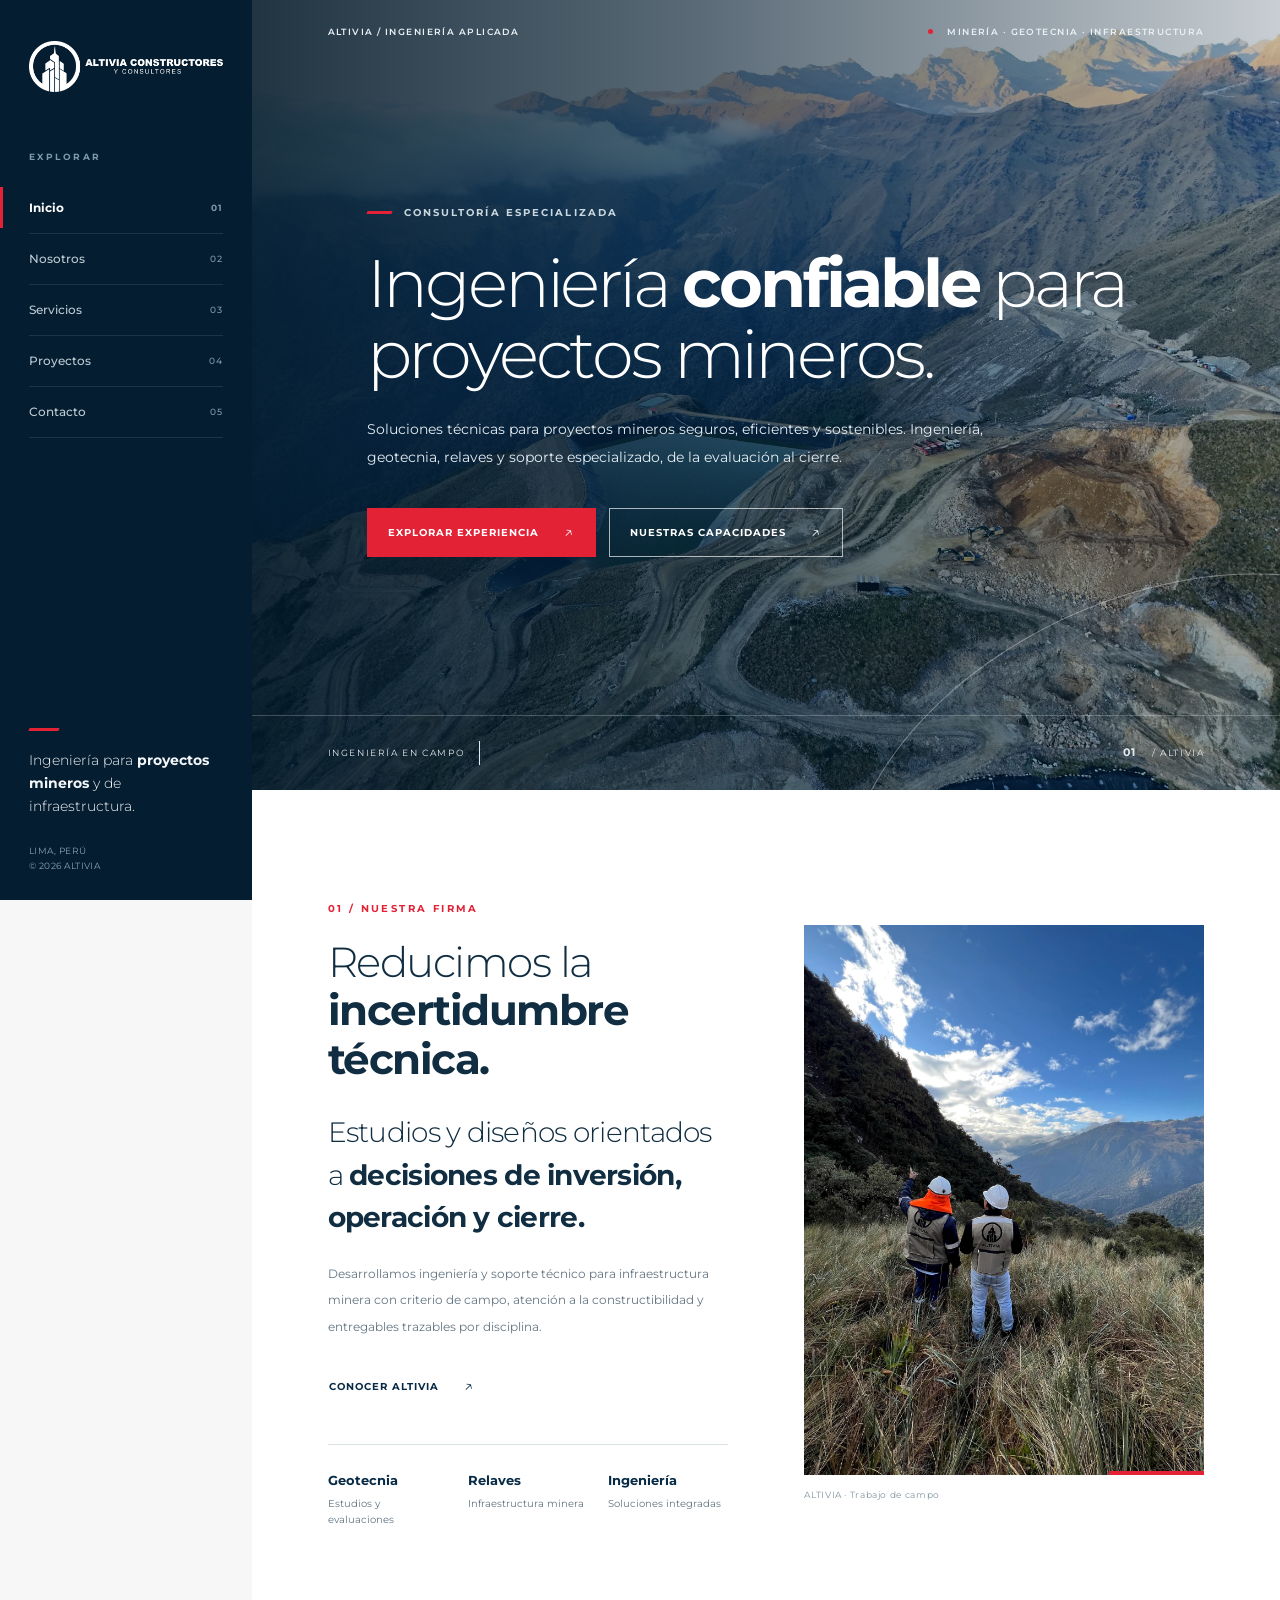
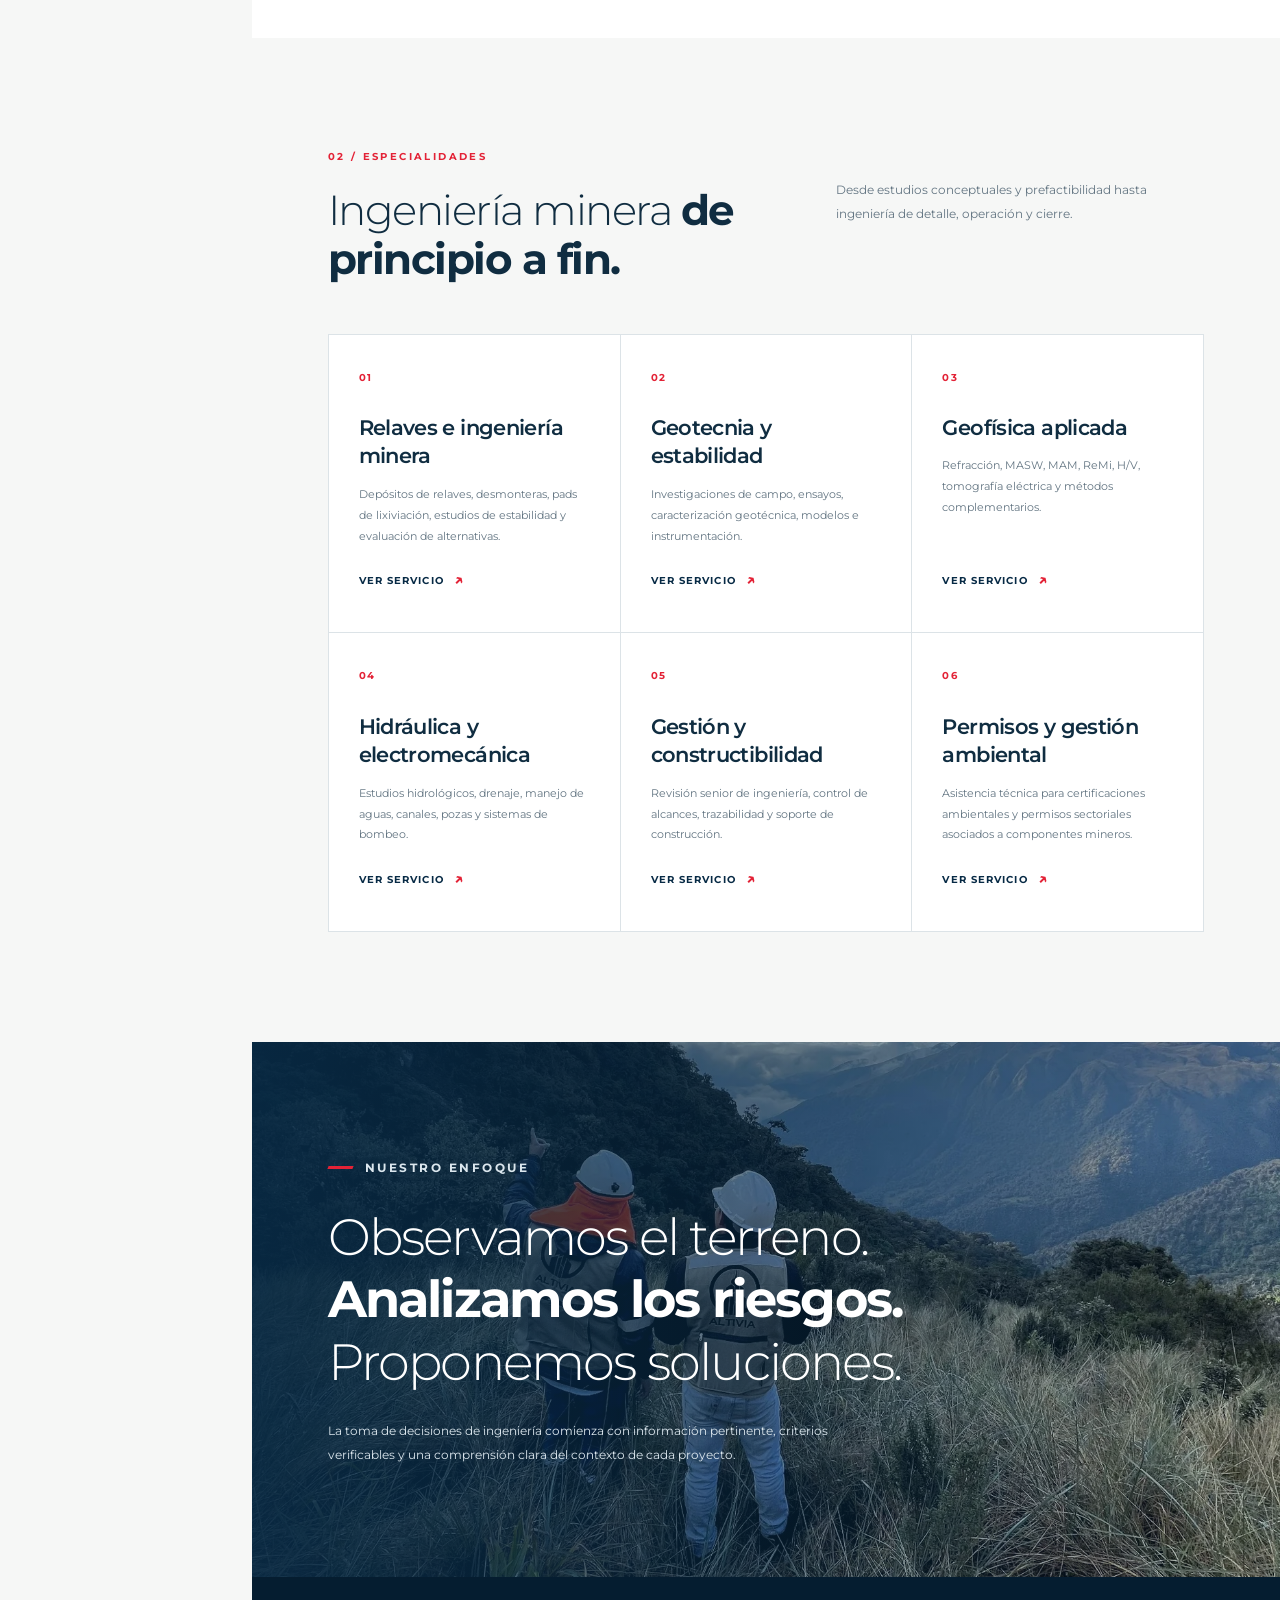
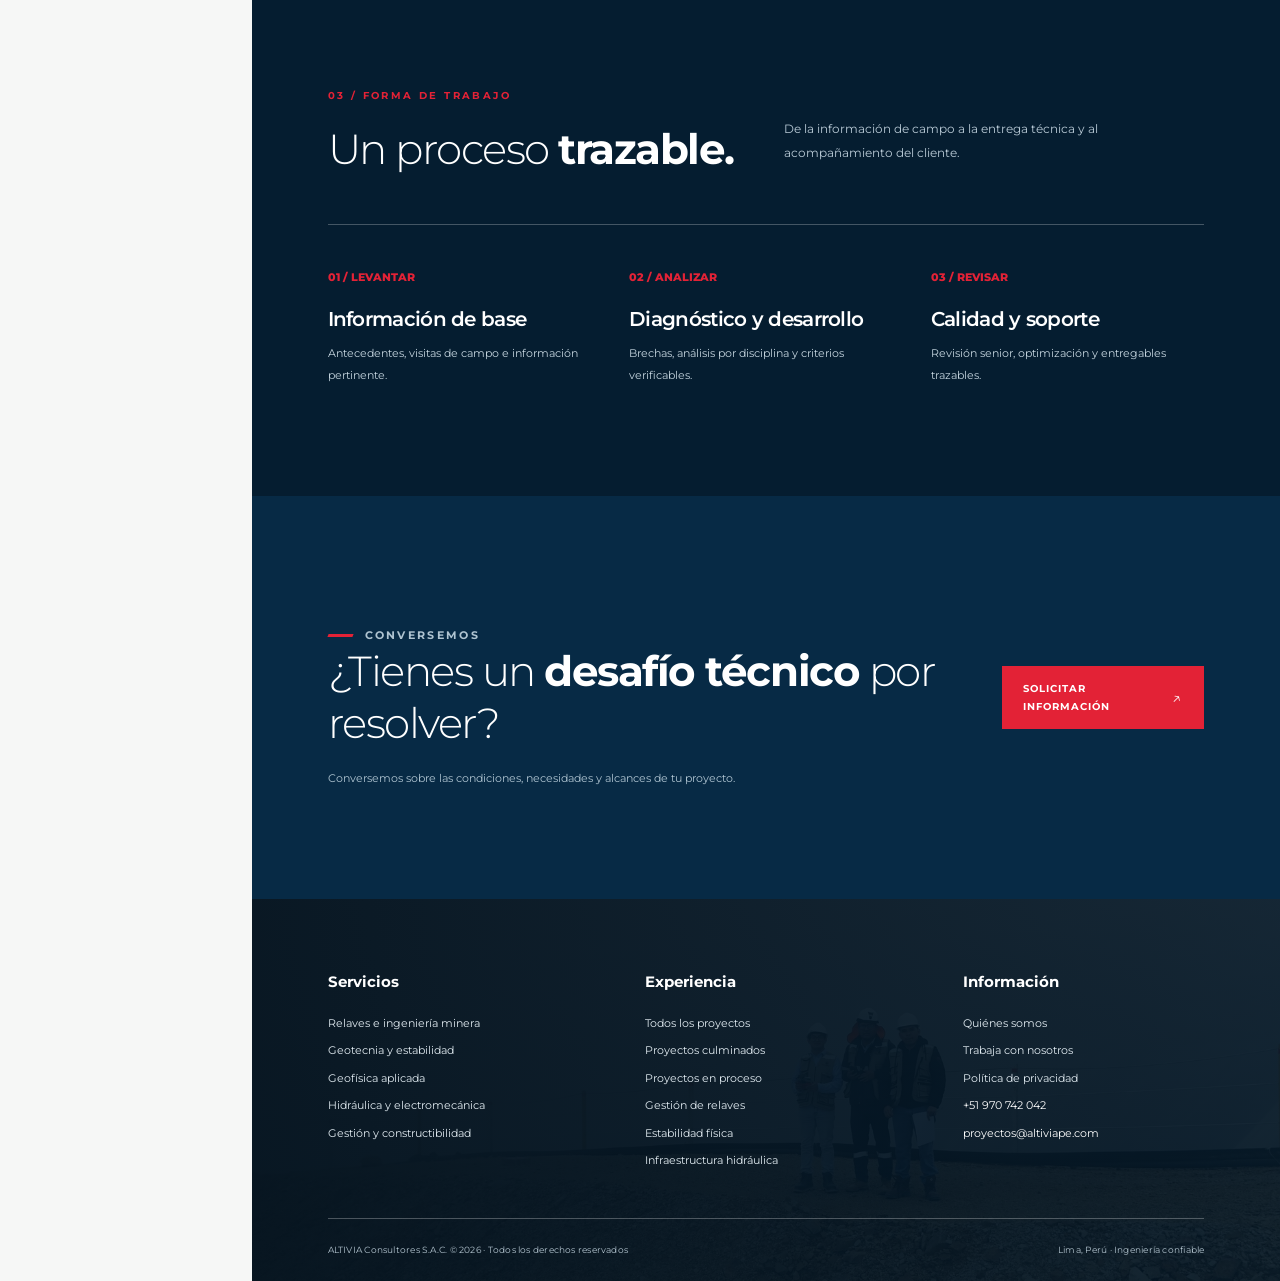
<file: index.html>
<!DOCTYPE html>
<html lang="es"><head><meta charset="utf-8"/><meta content="width=device-width,initial-scale=1" name="viewport"/><meta content="#061e30" name="theme-color"/><meta content="Ingeniería y consultoría para minería, geotecnia, relaves e infraestructura. ALTIVIA, Lima, Perú." name="description"/><meta content="website" property="og:type"/><meta content="ALTIVIA | Ingeniería y consultoría minera" property="og:title"/><meta content="Ingeniería y consultoría para minería, geotecnia, relaves e infraestructura. ALTIVIA, Lima, Perú." property="og:description"/><meta content="assets/img/aerial-relaves.webp" property="og:image"/><title>ALTIVIA | Ingeniería y consultoría minera</title><link href="favicon.png" rel="icon" type="image/png"/><link href="apple-touch-icon.png" rel="apple-touch-icon"/><link href="https://fonts.googleapis.com" rel="preconnect"/><link crossorigin="" href="https://fonts.gstatic.com" rel="preconnect"/><link href="assets/css/styles.css?v=30" rel="stylesheet"/></head><body><div class="layout"><a class="skip" href="#contenido">Saltar al contenido</a>
<header class="mobile-header"><a aria-label="ALTIVIA, ir al inicio" class="mobile-logo" href="index.html"><img src="assets/img/logo-horizontal-oficial.png" alt="ALTIVIA Constructores y Consultores" width="186" height="49" decoding="async"/></a><button aria-controls="main-sidebar" aria-expanded="false" aria-label="Abrir navegación" class="mobile-nav-trigger" id="mobile-menu" type="button"><span aria-hidden="true" class="burger-icon"><i></i><i></i><i></i></span></button></header>
<div aria-hidden="true" class="mobile-scrim" id="mobile-scrim"></div>
<aside aria-label="Navegación principal" class="sidebar" id="main-sidebar"><a aria-label="ALTIVIA - Inicio" class="brand" href="index.html"><img alt="ALTIVIA Constructores y Consultores" class="brand-img" height="52" src="assets/img/logo-horizontal-oficial.png" width="198" decoding="async"/></a><div class="sidebar-lab">Explorar</div><nav class="site-nav"><a aria-current="page" class="nav-link current" href="index.html"><span>Inicio</span><span class="nav-no">01</span></a><a class="nav-link" href="nosotros.html"><span>Nosotros</span><span class="nav-no">02</span></a><a class="nav-link" href="servicios.html"><span>Servicios</span><span class="nav-no">03</span></a><a class="nav-link" href="proyectos.html"><span>Proyectos</span><span class="nav-no">04</span></a><a class="nav-link" href="contacto.html"><span>Contacto</span><span class="nav-no">05</span></a></nav><div class="sidebar-bottom"><span class="side-line"></span><p class="side-tagline">Ingeniería para <strong>proyectos mineros</strong> y de infraestructura.</p><p class="side-small">LIMA, PERÚ<br/>© <span id="year">2026</span> ALTIVIA</p></div></aside><main class="main" id="contenido"><section class="hero"><div class="top-rail"><span>ALTIVIA / Ingeniería aplicada</span><span class="top-right"><i class="top-dot"></i> Minería · geotecnia · infraestructura</span></div><div class="hero-content wrap page-inner"><p class="eyebrow">Consultoría especializada</p><h1>Ingeniería <strong>confiable</strong> para proyectos mineros.</h1><p class="hero-desc">Soluciones técnicas para proyectos mineros seguros, eficientes y sostenibles. Ingeniería, geotecnia, relaves y soporte especializado, de la evaluación al cierre.</p><div class="btn-row"><a class="button" href="proyectos.html">Explorar experiencia <span aria-hidden="true" class="arrow">↗</span></a><a class="button button-outline" href="servicios.html">Nuestras capacidades <span aria-hidden="true" class="arrow">↗</span></a></div></div><div class="hero-footer"><span class="scroll-indicator">Ingeniería en campo</span><span class="hero-index"><strong>01</strong> / ALTIVIA</span></div></section>
<section class="section section-white wrap"><div class="page-inner two-col"><div><p class="section-kicker">01 / Nuestra firma</p><h2 class="section-title" style="margin-bottom:27px">Reducimos la <strong>incertidumbre técnica.</strong></h2><p class="lead">Estudios y diseños orientados a <strong>decisiones de inversión, operación y cierre.</strong></p><p class="bodycopy" style="margin-top:23px">Desarrollamos ingeniería y soporte técnico para infraestructura minera con criterio de campo, atención a la constructibilidad y entregables trazables por disciplina.</p><a class="button button-text" href="nosotros.html" style="margin-top:22px">Conocer ALTIVIA <span class="arrow">↗</span></a><div class="mini-metrics"><div class="mini-metric"><strong>Geotecnia</strong><span>Estudios y evaluaciones</span></div><div class="mini-metric"><strong>Relaves</strong><span>Infraestructura minera</span></div><div class="mini-metric"><strong>Ingeniería</strong><span>Soluciones integradas</span></div></div></div><div><div class="photo-frame about-photo"><img alt="Dos profesionales de ALTIVIA observando un paisaje de montaña" height="960" loading="lazy" src="assets/img/equipo-en-campo.webp" width="720"/></div><p class="photo-credit">ALTIVIA · Trabajo de campo</p></div></div></section>
<section class="section section-pale wrap"><div class="page-inner"><div class="section-head"><div><p class="section-kicker">02 / Especialidades</p><h2 class="section-title">Ingeniería minera <strong>de principio a fin.</strong></h2></div><p class="section-intro">Desde estudios conceptuales y prefactibilidad hasta ingeniería de detalle, operación y cierre.</p></div><div class="service-list"><article class="service"><span class="service-num">01</span><h3>Relaves e ingeniería minera</h3><p>Depósitos de relaves, desmonteras, pads de lixiviación, estudios de estabilidad y evaluación de alternativas.</p><a class="micro-link" href="servicios.html#servicio-1">Ver servicio</a></article><article class="service"><span class="service-num">02</span><h3>Geotecnia y estabilidad</h3><p>Investigaciones de campo, ensayos, caracterización geotécnica, modelos e instrumentación.</p><a class="micro-link" href="servicios.html#servicio-2">Ver servicio</a></article><article class="service"><span class="service-num">03</span><h3>Geofísica aplicada</h3><p>Refracción, MASW, MAM, ReMi, H/V, tomografía eléctrica y métodos complementarios.</p><a class="micro-link" href="servicios.html#servicio-3">Ver servicio</a></article><article class="service"><span class="service-num">04</span><h3>Hidráulica y electromecánica</h3><p>Estudios hidrológicos, drenaje, manejo de aguas, canales, pozas y sistemas de bombeo.</p><a class="micro-link" href="servicios.html#servicio-4">Ver servicio</a></article><article class="service"><span class="service-num">05</span><h3>Gestión y constructibilidad</h3><p>Revisión senior de ingeniería, control de alcances, trazabilidad y soporte de construcción.</p><a class="micro-link" href="servicios.html#servicio-5">Ver servicio</a></article><article class="service"><span class="service-num">06</span><h3>Permisos y gestión ambiental</h3><p>Asistencia técnica para certificaciones ambientales y permisos sectoriales asociados a componentes mineros.</p><a class="micro-link" href="servicios.html#servicio-6">Ver servicio</a></article></div></div></section>
<section class="image-band wrap"><div class="page-inner" style="width:100%"><div class="band-body"><p class="eyebrow">Nuestro enfoque</p><h2>Observamos el terreno.<br/><strong>Analizamos los riesgos.</strong><br/>Proponemos soluciones.</h2><p>La toma de decisiones de ingeniería comienza con información pertinente, criterios verificables y una comprensión clara del contexto de cada proyecto.</p></div></div></section>

<section class="section section-dark wrap"><div class="page-inner"><div class="section-head"><div><p class="section-kicker">03 / Forma de trabajo</p><h2 class="section-title">Un proceso <strong>trazable.</strong></h2></div><p class="section-intro">De la información de campo a la entrega técnica y al acompañamiento del cliente.</p></div><div class="values-grid"><div class="value"><span class="value-no">01 / LEVANTAR</span><h3 class="value-title">Información de base</h3><p>Antecedentes, visitas de campo e información pertinente.</p></div><div class="value"><span class="value-no">02 / ANALIZAR</span><h3 class="value-title">Diagnóstico y desarrollo</h3><p>Brechas, análisis por disciplina y criterios verificables.</p></div><div class="value"><span class="value-no">03 / REVISAR</span><h3 class="value-title">Calidad y soporte</h3><p>Revisión senior, optimización y entregables trazables.</p></div></div></div></section><section class="section cta wrap"><div class="page-inner cta-inner"><div><p class="eyebrow">Conversemos</p><h2>¿Tienes un <strong>desafío técnico</strong> por resolver?</h2><p>Conversemos sobre las condiciones, necesidades y alcances de tu proyecto.</p></div><a class="button" href="contacto.html">Solicitar información <span aria-hidden="true" class="arrow">↗</span></a></div></section><footer class="footer footer-pro wrap" role="contentinfo"><div class="page-inner"><div class="footer-columns"><div class="footer-column"><h3>Servicios</h3><a href="servicios.html#servicio-1">Relaves e ingeniería minera</a><a href="servicios.html#servicio-2">Geotecnia y estabilidad</a><a href="servicios.html#servicio-3">Geofísica aplicada</a><a href="servicios.html#servicio-4">Hidráulica y electromecánica</a><a href="servicios.html#servicio-5">Gestión y constructibilidad</a></div><div class="footer-column"><h3>Experiencia</h3><a href="proyectos.html">Todos los proyectos</a><a href="proyectos.html?estado=culminado">Proyectos culminados</a><a href="proyectos.html?estado=en-proceso">Proyectos en proceso</a><a href="proyectos.html?categoria=relaves">Gestión de relaves</a><a href="proyectos.html?categoria=geotecnia">Estabilidad física</a><a href="proyectos.html?categoria=agua">Infraestructura hidráulica</a></div><div class="footer-column"><h3>Información</h3><a href="nosotros.html">Quiénes somos</a><a href="mailto:proyectos@altiviape.com?subject=Postulaci%C3%B3n%20ALTIVIA">Trabaja con nosotros</a><a href="privacidad.html">Política de privacidad</a><a class="footer-contact-link" href="tel:+51970742042">+51 970 742 042</a><a class="footer-contact-link" href="mailto:proyectos@altiviape.com">proyectos@altiviape.com</a></div></div><div class="footer-bottom"><span>ALTIVIA Consultores S.A.C. © <span class="footer-year">2026</span> · Todos los derechos reservados</span><span>Lima, Perú · Ingeniería confiable</span></div></div></footer></main></div><div class="modal-overlay" hidden="" id="project-modal" role="presentation"><div aria-labelledby="modal-title" aria-modal="true" class="modal" role="dialog"><img alt="" class="modal-photo" id="modal-image" src="assets/img/aerial-relaves.webp"/><div class="modal-body"><p class="eyebrow" id="modal-category">Registro</p><h2 id="modal-title">Registro técnico</h2><p id="modal-description"></p><p class="modal-label">Actividades relacionadas</p><ul id="modal-list"></ul><div class="fine-rule"></div><p class="footnote">Las fotografías representan experiencias de campo. Los alcances y referencias comerciales deberán validarse antes de su difusión pública.</p><a class="button button-navy" href="contacto.html" style="margin-top:25px">Conversemos <span aria-hidden="true" class="arrow">↗</span></a></div><button aria-label="Cerrar detalles" class="modal-close" type="button">×</button></div></div><script defer="" src="assets/js/config.js?v=30"></script><script defer="" src="assets/js/main.js?v=30"></script></body></html>
</file>
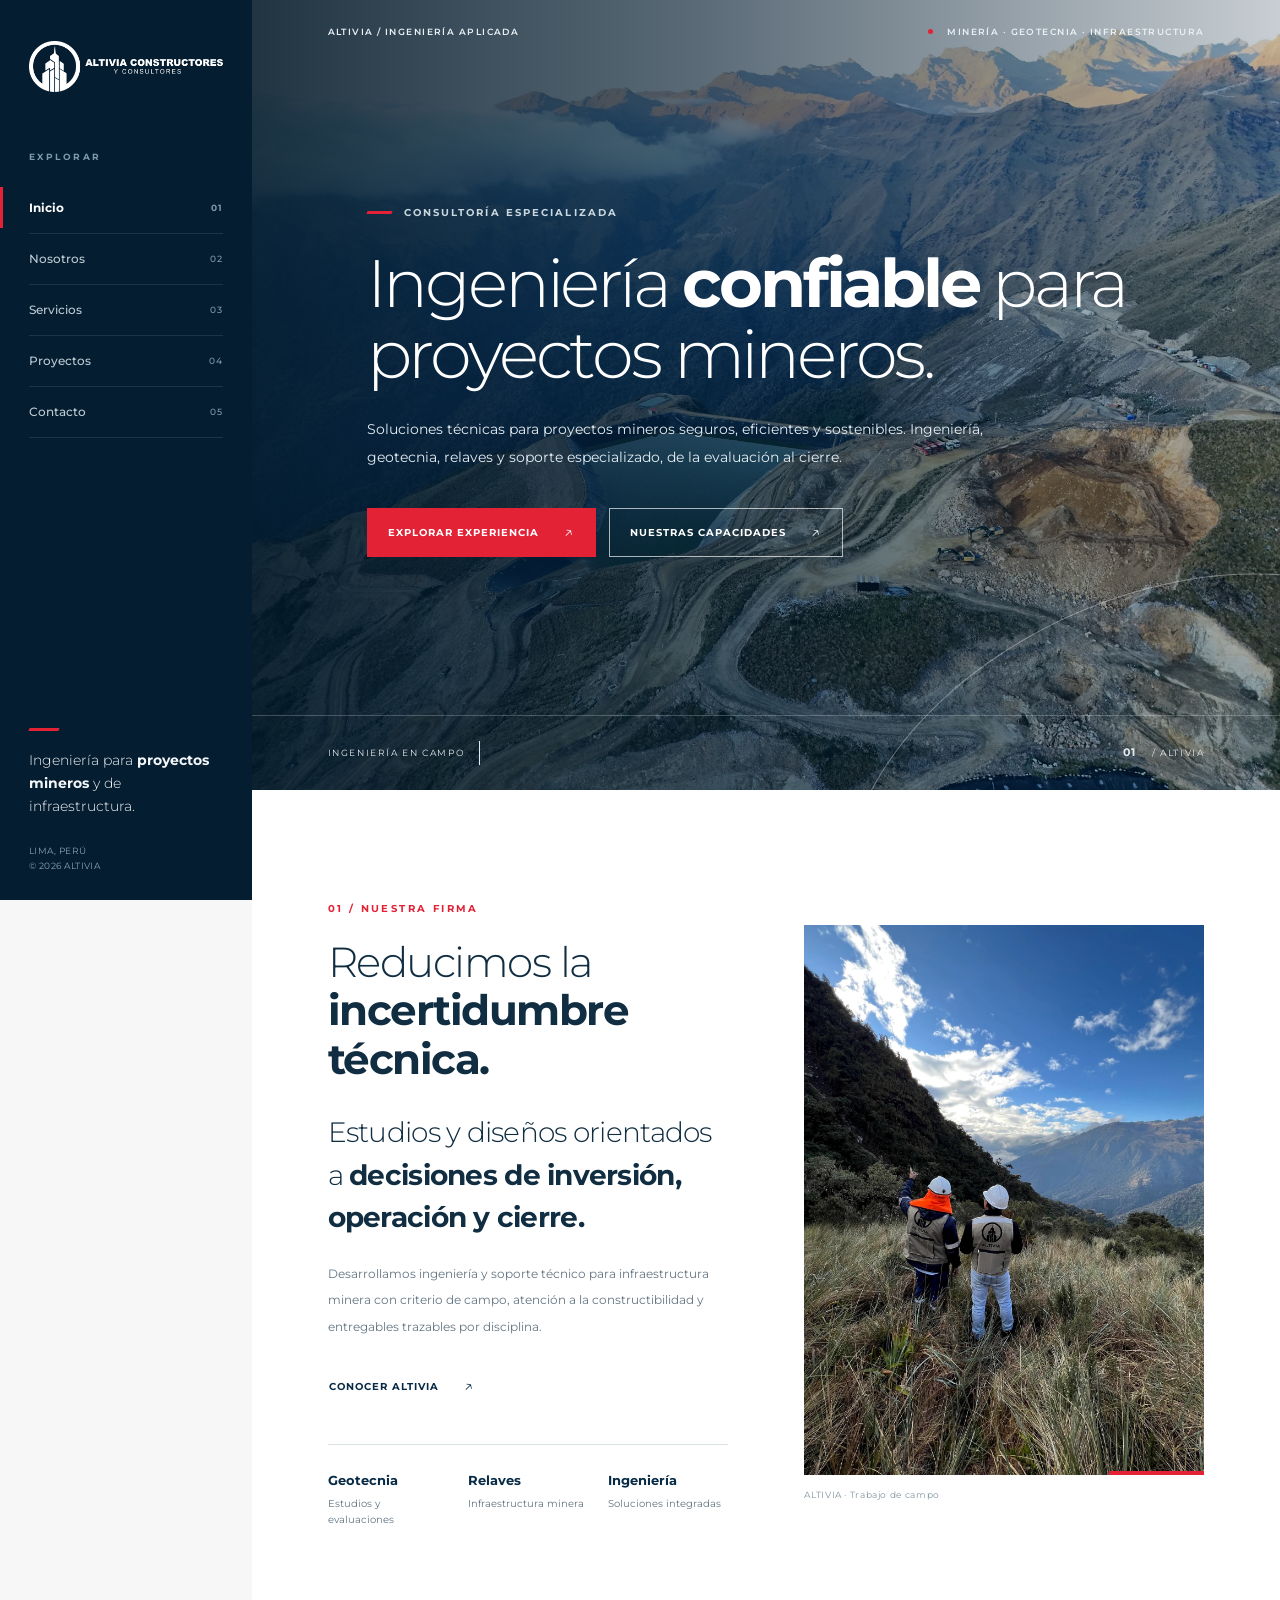
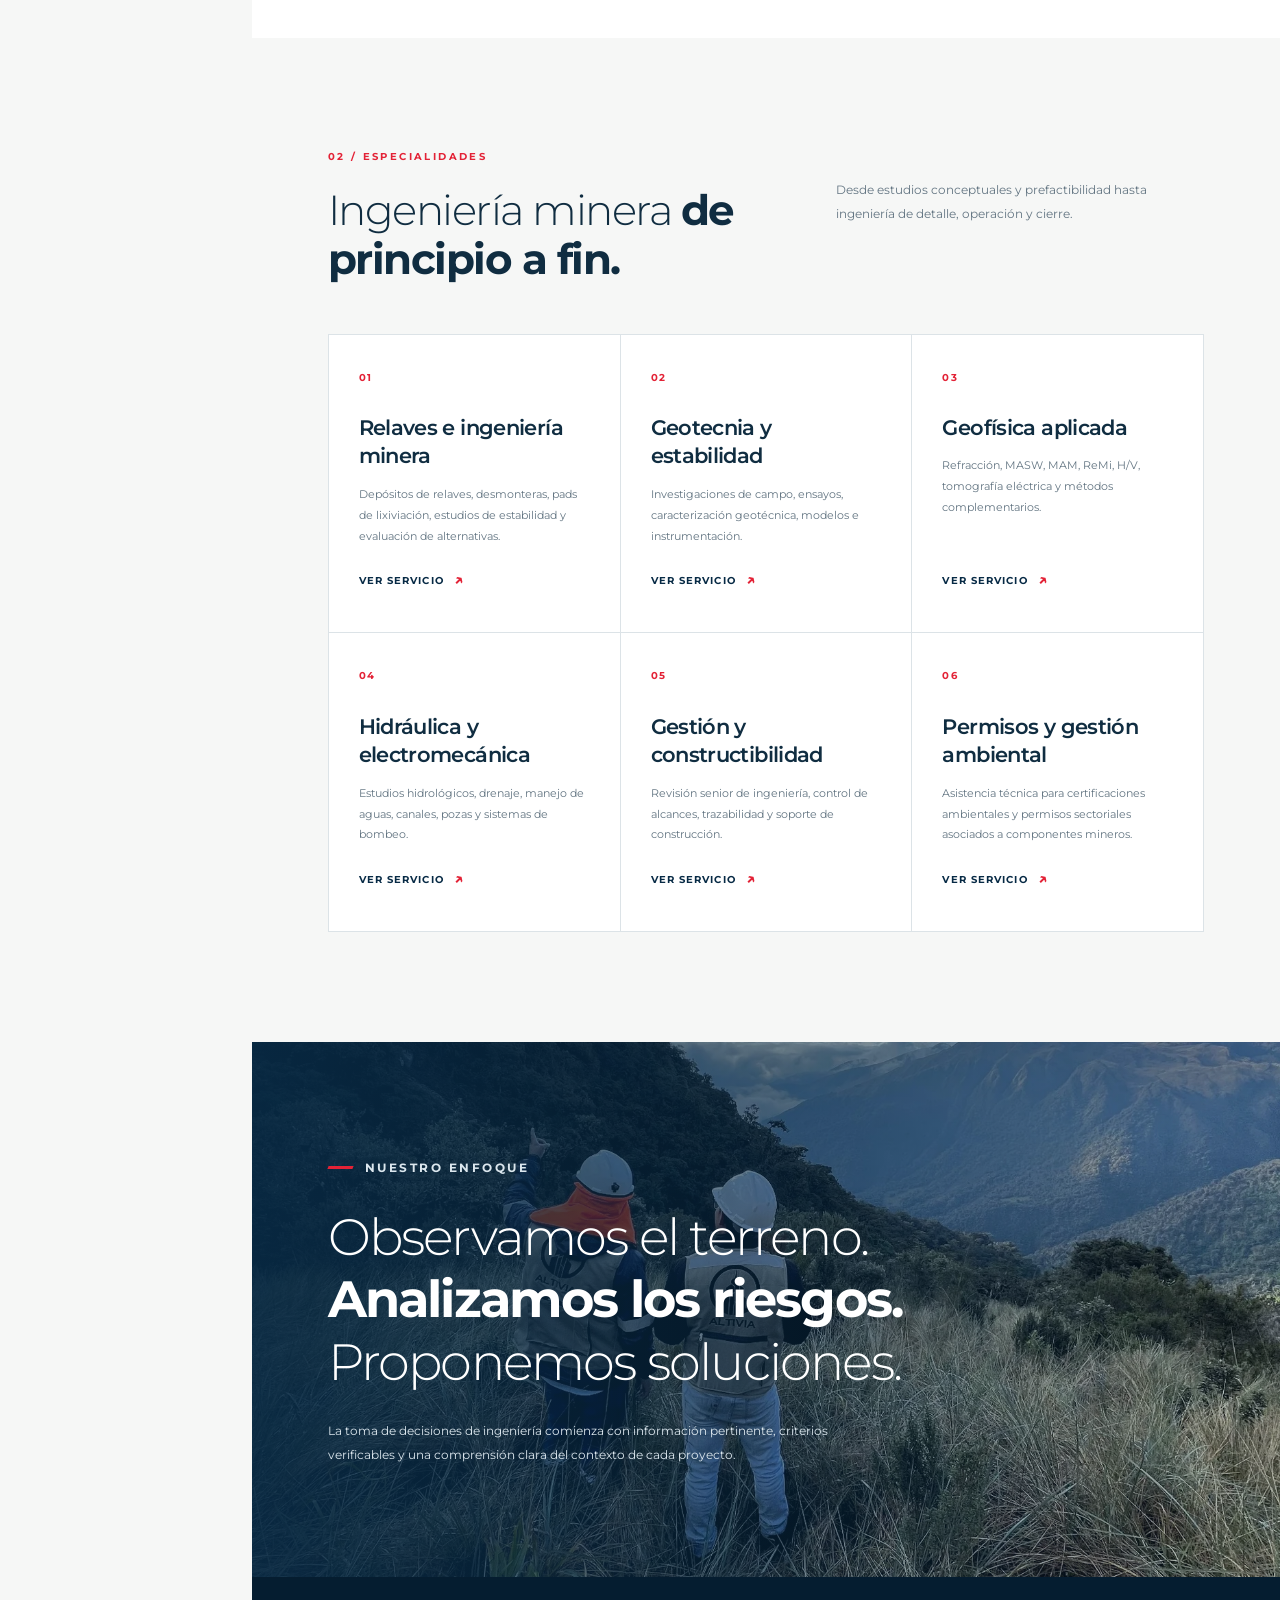
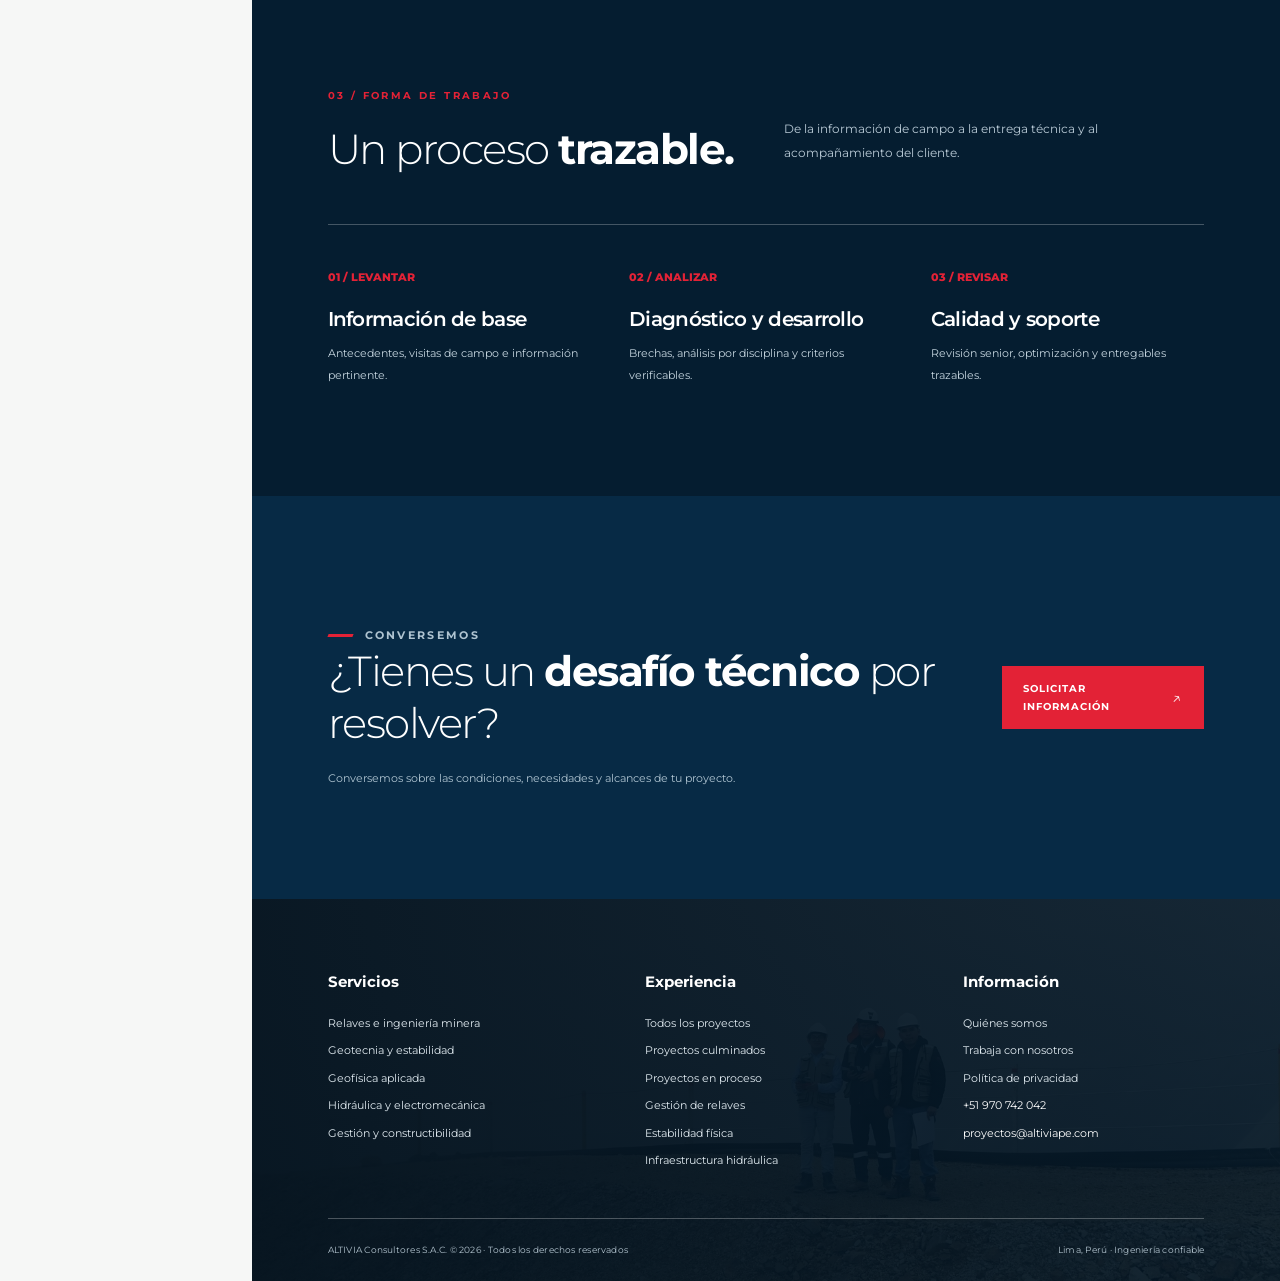
<file: expertos.html>
<!doctype html>
<html lang="es"><head><meta charset="utf-8"><meta name="viewport" content="width=device-width,initial-scale=1"><meta name="robots" content="noindex,follow"><meta http-equiv="refresh" content="0;url=index.html"><title>ALTIVIA | Inicio</title><link rel="canonical" href="index.html"></head><body><p>La sección anterior ya no está disponible. <a href="index.html">Ir a ALTIVIA</a>.</p><script>location.replace('index.html')</script></body></html>
</file>
<file: assets/css/styles.css>
@import url('https://fonts.googleapis.com/css2?family=Montserrat:wght@300;400;500;600;700;800&display=swap');
:root{--navy:#072a45;--navy2:#0b3654;--navy3:#051d30;--red:#e32236;--ink:#102d41;--muted:#637582;--paper:#f6f7f6;--line:#dce3e7;--white:#fff;--sidebar:252px;--max:1510px;--ease:cubic-bezier(.2,.7,.15,1)}
*{box-sizing:border-box}html{scroll-behavior:smooth}body{margin:0;background:var(--paper);color:var(--ink);font-family:'Montserrat',Arial,sans-serif;font-size:14px;line-height:1.75;-webkit-font-smoothing:antialiased}::selection{background:#f6bec3;color:#071e30}a{color:inherit;text-decoration:none}button,input,select,textarea{font:inherit}button{cursor:pointer}button:disabled{cursor:not-allowed}img{max-width:100%;display:block}h1,h2,h3,h4,p{margin:0}h1,h2,h3,h4{line-height:1.16;letter-spacing:-.035em}h1,h2{font-weight:300}strong,b{font-weight:700}.skip{position:absolute;left:-9999px;z-index:1000;background:#fff;padding:10px}.skip:focus{left:10px;top:10px}.layout{min-height:100vh}.sidebar{position:fixed;z-index:50;left:0;top:0;bottom:0;width:var(--sidebar);padding:41px 29px 27px;background:var(--navy3);display:flex;flex-direction:column;color:#fff}.brand{display:block;width:max-content;margin-bottom:64px}.brand-img{width:164px;height:auto;min-height:39px;object-fit:contain;object-position:left center}.brand-sub{display:block;margin-top:12px;font-size:8px;font-weight:600;letter-spacing:.205em;color:#b9c7d4;text-transform:uppercase}.sidebar-lab{font-size:9px;letter-spacing:.27em;color:#7e9bae;text-transform:uppercase;font-weight:700;margin-bottom:18px}.site-nav{display:flex;flex-direction:column;gap:0}.nav-link{display:flex;align-items:center;justify-content:space-between;min-height:51px;color:#bdccd5;border-bottom:1px solid #ffffff19;font-size:12px;font-weight:500;transition:color .2s,padding .2s}.nav-link:hover,.nav-link:focus-visible{color:#fff;padding-left:4px}.nav-link.current{color:#fff;font-weight:700}.nav-link.current:before{content:'';position:absolute;left:0;height:41px;width:3px;background:var(--red)}.nav-no{font-size:9px;color:#7d99ad;letter-spacing:.1em}.sidebar-bottom{margin-top:auto}.side-line{display:block;width:30px;height:3px;background:var(--red);transform:skew(-20deg);margin-bottom:18px}.side-tagline{font-weight:300;font-size:14px;line-height:1.65;color:#f3f7fa}.side-tagline strong{font-weight:700}.side-small{font-size:9px;color:#8ba2b2;line-height:1.6;letter-spacing:.05em;margin-top:26px}.main{margin-left:var(--sidebar);min-width:0;overflow:hidden}.page-inner{max-width:var(--max);margin:auto}.wrap{padding-left:clamp(28px,5.9vw,104px);padding-right:clamp(28px,5.9vw,104px)}.top-rail{position:absolute;z-index:5;left:0;right:0;top:0;display:flex;align-items:center;justify-content:space-between;padding:24px clamp(28px,5.9vw,104px);font-size:9px;letter-spacing:.16em;font-weight:600;color:#e9f1f6;text-transform:uppercase}.top-rail .top-right{display:flex;align-items:center;gap:14px}.top-dot{width:5px;height:5px;background:var(--red);border-radius:100%}.hero{height:min(790px,100vh);min-height:620px;background:var(--navy3);color:white;position:relative;isolation:isolate;overflow:hidden;display:flex;align-items:center}.hero::before{content:'';position:absolute;inset:0;background-image:linear-gradient(90deg,rgba(2,24,40,.88) 0%,rgba(3,28,47,.65) 44%,rgba(4,32,54,.22) 100%),url('../img/aerial-relaves.webp');background-position:center,center 51%;background-size:cover;z-index:-2}.hero::after{content:'';position:absolute;z-index:-1;right:-200px;bottom:-230px;width:650px;height:420px;border:1px solid #ffffff59;border-radius:49% 51% 0 0;transform:rotate(-26deg)}.hero-content{position:relative;z-index:2;max-width:950px;padding-top:84px;padding-bottom:120px}.eyebrow{display:inline-flex;align-items:center;gap:12px;letter-spacing:.21em;text-transform:uppercase;font-size:10px;font-weight:700;color:#aac1cf}.eyebrow::before{content:'';height:3px;width:25px;transform:skew(-22deg);background:var(--red)}.hero .eyebrow{color:#c9d7de}.hero h1{font-size:clamp(47px,5.2vw,87px);max-width:900px;letter-spacing:-.048em;margin:26px 0 25px;line-height:1.08}.hero h1 strong{display:inline;font-weight:700}.hero-desc{max-width:640px;font-size:14px;line-height:1.95;font-weight:400;color:#e5eef4}.btn-row{display:flex;gap:13px;align-items:center;flex-wrap:wrap;margin-top:37px}.button{min-height:49px;padding:13px 20px;background:var(--red);color:#fff;display:inline-flex;align-items:center;justify-content:center;gap:24px;text-transform:uppercase;letter-spacing:.1em;font-size:10px;font-weight:700;border:1px solid var(--red);transition:.25s var(--ease)}.button:hover{background:#b81327;border-color:#b81327;transform:translateY(-2px)}.button-outline{background:transparent;border:1px solid #ffffffa8}.button-outline:hover{background:#fff;color:var(--navy3);border-color:#fff}.button-navy{background:var(--navy);border-color:var(--navy)}.button-navy:hover{background:#0b466b;border-color:#0b466b}.button-text{color:var(--navy);background:transparent;border-color:transparent;padding-left:0}.button-text:hover{background:transparent;color:var(--red);border-color:transparent}.arrow{font-size:18px;font-weight:300;line-height:1}.hero-footer{position:absolute;z-index:3;left:0;bottom:0;right:0;padding:25px clamp(28px,5.9vw,104px);border-top:1px solid #ffffff38;display:flex;align-items:center;justify-content:space-between;font-size:9px;letter-spacing:.18em;text-transform:uppercase;color:#e1eaf0}.scroll-indicator{display:flex;align-items:center;gap:14px}.scroll-indicator::after{content:'';height:24px;width:1px;background:#dfebf4}.hero-index{display:flex;gap:15px;align-items:center}.hero-index strong{font-size:11px}.section{padding-top:110px;padding-bottom:110px}.section-white{background:#fff}.section-pale{background:var(--paper)}.section-dark{background:var(--navy3);color:#fff}.section-head{display:flex;align-items:start;justify-content:space-between;gap:35px;margin-bottom:50px}.section-title{font-size:clamp(33px,3.3vw,56px);margin-top:20px;max-width:840px}.section-title strong{font-weight:700}.section-intro{max-width:420px;font-size:12px;line-height:2;color:var(--muted);padding-top:30px}.section-dark .section-intro{color:#b9cad6}.section-kicker{font-size:10px;letter-spacing:.24em;color:var(--red);font-weight:700;text-transform:uppercase}.two-col{display:grid;grid-template-columns:minmax(0,1fr) minmax(0,1fr);gap:clamp(35px,6vw,100px);align-items:center}.lead{font-size:clamp(20px,2.15vw,32px);line-height:1.53;font-weight:300;letter-spacing:-.026em}.lead strong{font-weight:700}.bodycopy{font-size:12px;line-height:2.2;color:var(--muted)}.bodycopy + .bodycopy{margin-top:16px}.photo-frame{position:relative;overflow:hidden;background:#dae3e7}.photo-frame img{width:100%;height:100%;object-fit:cover;transition:transform .75s var(--ease)}.photo-frame:hover img{transform:scale(1.035)}.photo-frame:after{content:'';position:absolute;right:0;bottom:0;width:95px;height:4px;background:var(--red)}.about-photo{height:550px}.about-photo img{object-position:center 57%}.photo-credit{font-size:9px;color:#82939d;margin-top:12px;letter-spacing:.07em}.mini-metrics{display:grid;grid-template-columns:repeat(3,minmax(0,1fr));border-top:1px solid var(--line);margin-top:33px;padding-top:26px;gap:20px}.mini-metric strong{display:block;color:var(--navy);font-size:13px;line-height:1.4}.mini-metric span{display:block;color:var(--muted);font-size:10px;line-height:1.6;margin-top:7px}.service-list{display:grid;grid-template-columns:repeat(3,minmax(0,1fr));gap:1px;background:var(--line);border:1px solid var(--line)}.service{background:#fff;padding:34px 30px 38px;min-height:270px;display:flex;flex-direction:column;align-items:start;transition:background .2s}.service:hover{background:#f4f8fa}.service-num{font-size:10px;letter-spacing:.13em;color:var(--red);font-weight:700}.service h3{font-size:21px;font-weight:600;line-height:1.35;letter-spacing:-.03em;margin:28px 0 13px}.service p{font-size:11px;line-height:1.9;color:var(--muted);margin-bottom:20px}.service .micro-link{margin-top:auto}.micro-link{font-size:10px;text-transform:uppercase;letter-spacing:.11em;font-weight:700;color:var(--navy);display:inline-flex;align-items:center;gap:10px}.micro-link:after{content:'↗';font-size:16px;color:var(--red)}.image-band{min-height:500px;background:linear-gradient(90deg,#082a45ed 0%,#082a459c 46%,#082a4538 100%),url('../img/equipo-en-campo.webp') center 62%/cover;display:flex;align-items:center;color:#fff}.image-band .band-body{max-width:780px;padding:110px 0}.image-band h2{font-size:clamp(36px,4vw,65px);margin:26px 0;line-height:1.22}.image-band h2 strong{font-weight:700}.image-band p{max-width:510px;font-size:12px;color:#dce7ee;line-height:2}.project-grid{display:grid;grid-template-columns:repeat(3,minmax(0,1fr));gap:23px}.project-card{background:#fff;border-bottom:1px solid var(--line);cursor:pointer;position:relative;transition:transform .24s var(--ease);outline-offset:4px}.project-card:hover{transform:translateY(-4px)}.project-media{position:relative;overflow:hidden;aspect-ratio:1.27;background:#dfe8ec}.project-media img{width:100%;height:100%;object-fit:cover;transition:transform .5s var(--ease)}.project-card:hover .project-media img{transform:scale(1.045)}.project-media:after{content:'';position:absolute;inset:0;background:linear-gradient(0deg,#061e315a,transparent 45%);pointer-events:none}.project-chip{position:absolute;z-index:2;bottom:15px;left:17px;padding:6px 9px;background:#fff;color:var(--navy);font-size:9px;letter-spacing:.085em;text-transform:uppercase;font-weight:700}.project-content{padding:21px 3px 25px}.project-sub{font-size:9px;text-transform:uppercase;letter-spacing:.14em;color:var(--muted);font-weight:600;margin-bottom:9px}.project-content h3{font-size:20px;line-height:1.36;font-weight:600;letter-spacing:-.03em}.project-link{display:flex;align-items:center;justify-content:space-between;margin-top:20px;color:var(--navy);font-size:10px;letter-spacing:.06em;font-weight:700}.project-link .arrow{color:var(--red)}.project-controls{display:flex;gap:14px;flex-wrap:wrap;align-items:center;margin:0 0 31px}.filter-buttons{display:flex;gap:8px;flex-wrap:wrap}.filter-btn{border:1px solid var(--line);background:#fff;color:var(--muted);font-size:10px;padding:10px 15px;font-weight:600;letter-spacing:.03em}.filter-btn.active,.filter-btn:hover{background:var(--navy);color:#fff;border-color:var(--navy)}.project-search{margin-left:auto;display:flex;align-items:center;gap:10px;border:1px solid var(--line);background:white;padding:9px 13px;min-width:195px}.project-search span{color:var(--muted)}.project-search input{min-width:0;width:100%;border:0;outline:0;background:transparent;font-size:11px}.results-line{font-size:10px;letter-spacing:.08em;color:var(--muted);margin:-11px 0 27px}.hidden-card{display:none!important}.empty{padding:28px;color:var(--muted);font-size:12px;border:1px dashed var(--line)}.values-grid{display:grid;grid-template-columns:repeat(3,minmax(0,1fr));gap:28px;border-top:1px solid #ffffff40;padding-top:39px}.value-no{color:var(--red);font-size:11px;font-weight:800}.value-title{font-size:20px;margin-top:20px;font-weight:600}.value p{font-size:11px;line-height:1.95;color:#c4d4de;margin-top:12px}.cta{background:var(--navy);color:#fff}.cta-inner{display:flex;gap:42px;justify-content:space-between;align-items:center}.cta h2{font-size:clamp(32px,3.3vw,54px);max-width:750px;line-height:1.22}.cta h2 strong{font-weight:700}.cta p{font-size:11px;color:#afc4d1;line-height:1.9;max-width:680px;margin-top:19px}.footer{background:#061c2c;color:#d8e6ec;padding-top:38px;padding-bottom:38px}.footer-inner{display:flex;gap:22px;align-items:center;justify-content:space-between}.footer-brand{font-size:20px;letter-spacing:-.04em;font-weight:800;color:#fff}.footer-meta{font-size:9px;letter-spacing:.08em;color:#87a4b7;margin-top:5px}.footer-links{display:flex;gap:20px;font-size:10px}.footer-links a:hover{color:#fff}.sub-hero{min-height:360px;position:relative;background:var(--navy3);color:#fff;display:flex;align-items:center;isolation:isolate}.sub-hero:before{content:'';position:absolute;inset:0;z-index:-1;background:linear-gradient(90deg,#071f33fa 0%,#082a45e3 53%,#072a4580 100%),var(--hero-image,url('../img/equipo-en-campo.webp')) center 42%/cover}.sub-hero .hero-content{padding:110px 0 80px}.sub-hero h1{font-size:clamp(43px,5vw,73px);line-height:1.1;margin:24px 0 17px}.sub-hero p{font-size:12px;line-height:1.95;max-width:630px;color:#d2e0ea}.section-narrow{max-width:780px;margin:auto}.number-list{counter-reset:steps;display:grid;grid-template-columns:repeat(2,minmax(0,1fr));gap:0;border-top:1px solid var(--line)}.number-item{padding:30px 23px 32px 0;border-bottom:1px solid var(--line)}.number-item span{font-size:10px;color:var(--red);font-weight:800}.number-item h3{font-size:18px;margin:15px 0 11px;font-weight:700}.number-item p{font-size:11px;color:var(--muted);line-height:2;max-width:400px}.full-image{aspect-ratio:16/7;object-fit:cover;width:100%}.service-detail{display:grid;grid-template-columns:65px 1fr 1fr;gap:20px;padding:37px 0;border-top:1px solid var(--line)}.service-detail:last-child{border-bottom:1px solid var(--line)}.service-detail .service-n{font-size:11px;color:var(--red);font-weight:700}.service-detail h2{font-size:27px;font-weight:600}.service-detail p{font-size:11px;line-height:2;color:var(--muted)}.service-detail ul{font-size:11px;color:var(--muted);line-height:2;margin:14px 0 0;padding-left:18px}.service-detail li::marker{color:var(--red)}.detail-note{font-size:11px;color:var(--muted);line-height:2}.contact-grid{display:grid;grid-template-columns:.84fr 1.16fr;gap:clamp(35px,7vw,110px)}.contact-copy h2{font-size:39px;font-weight:300}.contact-copy h2 strong{font-weight:700}.contact-info{margin-top:44px;border-top:1px solid var(--line)}.contact-info-item{padding:17px 0;border-bottom:1px solid var(--line)}.contact-info-item span{display:block;font-size:10px;text-transform:uppercase;letter-spacing:.15em;color:var(--red);font-weight:700}.contact-info-item p{font-size:13px;color:var(--ink);margin-top:7px}.field{display:flex;flex-direction:column;gap:7px}.field label{font-size:10px;text-transform:uppercase;letter-spacing:.12em;color:var(--ink);font-weight:700}.field input,.field select,.field textarea{padding:13px 14px;background:#fff;border:1px solid #cdd8df;color:var(--ink);font-size:12px;outline:0;border-radius:0;width:100%;transition:border-color .2s}.field textarea{min-height:135px;resize:vertical}.field input:focus,.field select:focus,.field textarea:focus{border-color:var(--navy)}.form-grid{display:grid;grid-template-columns:repeat(2,1fr);gap:20px}.form-grid .field-full{grid-column:1/-1}.form-note{font-size:10px;line-height:1.8;color:var(--muted)}.form-status{font-size:11px;line-height:1.8;padding:12px 14px;border-left:3px solid var(--red);background:#fff3f5;display:none}.form-status.show{display:block}.modal-overlay{position:fixed;inset:0;z-index:120;background:#031622d4;padding:25px;display:flex;align-items:center;justify-content:center}.modal-overlay[hidden]{display:none}.modal{background:#fff;color:var(--ink);width:min(890px,100%);max-height:calc(100vh - 50px);overflow:auto;position:relative;display:grid;grid-template-columns:1fr 1.05fr;box-shadow:0 18px 85px #0003}.modal-photo{height:100%;min-height:420px;width:100%;object-fit:cover}.modal-body{padding:44px 37px}.modal-body .eyebrow{font-size:9px}.modal-body h2{font-size:31px;font-weight:600;line-height:1.3;margin:22px 0}.modal-body p{font-size:12px;line-height:2;color:var(--muted)}.modal-close{position:absolute;top:8px;right:8px;width:39px;height:39px;border:0;background:var(--navy3);color:#fff;font-size:23px;line-height:1}.modal-label{margin-top:22px;font-size:10px;font-weight:700;text-transform:uppercase;color:var(--red);letter-spacing:.1em}.modal-body ul{font-size:11px;color:var(--muted);line-height:2;padding-left:18px}.modal-body li::marker{color:var(--red)}body.modal-open{overflow:hidden}.mobile-header,.mobile-nav-trigger,.mobile-scrim{display:none}.foot-mark{color:var(--red);margin-left:6px}.note-box{background:#f0f4f5;border-left:3px solid var(--red);padding:20px 25px;font-size:11px;line-height:1.9;color:#455d6c}.photo-accent{width:100%;height:100%;position:absolute;inset:0;background:linear-gradient(90deg,transparent 60%,#082a4599 100%);pointer-events:none}.outlined-count{font-size:clamp(60px,9vw,150px);font-weight:300;line-height:1;color:#e8edf0;letter-spacing:-.1em}.quote-row{display:flex;align-items:center;gap:20px}.red-slash{width:6px;height:66px;background:var(--red);transform:skew(-19deg);flex:none}.fine-rule{height:1px;background:var(--line);width:100%;margin:24px 0}.footnote{font-size:10px;line-height:1.8;color:var(--muted)}
@media(max-width:1270px){:root{--sidebar:222px}.sidebar{padding:36px 24px 24px}.service-list{grid-template-columns:repeat(2,minmax(0,1fr))}.project-grid{grid-template-columns:repeat(2,minmax(0,1fr))}.section{padding-top:88px;padding-bottom:88px}.hero{height:680px}}
@media(max-width:900px){:root{--sidebar:0px}.main{margin-left:0}.sidebar{transform:translateX(-105%);transition:transform .3s var(--ease);width:min(310px,80vw);padding-top:84px;box-shadow:10px 0 40px #0002}.sidebar.open{transform:translateX(0)}.mobile-header{position:fixed;display:flex;align-items:center;justify-content:space-between;z-index:60;top:0;left:0;right:0;height:65px;background:#061e30f5;padding:0 23px;color:#fff;backdrop-filter:blur(12px)}.mobile-logo{font-size:20px;font-weight:800;letter-spacing:-.05em}.mobile-nav-trigger{display:flex;align-items:center;justify-content:center;width:42px;height:42px;border:1px solid #ffffff4a;background:transparent;color:#fff;z-index:63}.burger-icon{display:flex;flex-direction:column;gap:5px}.burger-icon i{display:block;width:19px;height:1.5px;background:#fff}.mobile-scrim{position:fixed;display:block;z-index:45;inset:0;background:#00131fa6;opacity:0;visibility:hidden;transition:.25s}.mobile-scrim.open{visibility:visible;opacity:1}.top-rail{top:65px}.hero{min-height:690px;height:85vh}.hero-content{padding-top:150px;padding-bottom:125px}.hero h1{font-size:clamp(46px,8vw,76px)}.hero:before{background-position:center,56% center}.sub-hero{padding-top:65px;min-height:400px}.sub-hero .hero-content{padding-top:90px;padding-bottom:70px}.wrap{padding-left:clamp(24px,5vw,65px);padding-right:clamp(24px,5vw,65px)}.section-head{flex-direction:column;gap:12px}.section-intro{padding-top:0}.about-photo{height:450px}.contact-grid{gap:45px}}
@media(max-width:620px){body{font-size:13px}.top-rail{display:none}.hero{min-height:670px;height:90svh}.hero h1{font-size:clamp(40px,11vw,59px)}.hero-desc{font-size:12px}.hero-content{padding-top:90px}.hero-footer{font-size:8px}.section{padding-top:74px;padding-bottom:74px}.section-title{font-size:36px}.section-head{margin-bottom:34px}.two-col,.contact-grid{grid-template-columns:1fr}.about-photo{height:380px;order:-1}.mini-metrics{gap:13px}.mini-metric span{font-size:9px}.service-list,.project-grid{grid-template-columns:1fr}.service{min-height:230px;padding:28px}.service h3{margin-top:20px}.project-media{aspect-ratio:1.44}.values-grid{grid-template-columns:1fr;gap:28px}.image-band{min-height:460px}.image-band .band-body{padding:75px 0}.cta-inner{align-items:start;flex-direction:column;gap:28px}.footer-inner{flex-direction:column;align-items:start}.footer-links{flex-wrap:wrap}.sub-hero h1{font-size:clamp(39px,10vw,55px)}.project-search{margin-left:0;width:100%}.filter-buttons{width:100%}.filter-btn{font-size:9px;padding:9px 12px}.number-list{grid-template-columns:1fr}.service-detail{grid-template-columns:50px 1fr;gap:14px}.service-detail p,.service-detail ul{grid-column:2}.form-grid{grid-template-columns:1fr}.form-grid .field-full{grid-column:auto}.modal{display:block}.modal-photo{min-height:0;max-height:220px;width:100%;object-fit:cover}.modal-body{padding:32px 25px}.modal-body h2{font-size:25px}.hero-index{display:none}}
@media(prefers-reduced-motion:reduce){html{scroll-behavior:auto}*,*:before,*:after{transition:none!important;animation:none!important}}

/* ALTIVIA v1.1 — corrección responsive de la ficha de servicios */
.service-detail > div { min-width: 0; overflow-wrap: break-word; }
.service-detail > h2 { min-width: 0; }
@media (max-width: 900px) {
  .service-detail { grid-template-columns: 48px minmax(0, 1fr); column-gap: 16px; row-gap: 15px; }
  .service-detail > h2 { grid-column: 2; }
  .service-detail > div { grid-column: 2; }
}
@media (max-width: 620px) {
  .service-detail { grid-template-columns: 42px minmax(0, 1fr); padding: 27px 0 31px; column-gap: 12px; row-gap: 14px; }
  .service-detail > .service-n { grid-column: 1; grid-row: 1; padding-top: 5px; }
  .service-detail > h2 { grid-column: 2; grid-row: 1; font-size: clamp(21px, 5.6vw, 27px); line-height: 1.24; }
  .service-detail > div { grid-column: 1 / -1; grid-row: 2; width: 100%; }
  .service-detail > div p, .service-detail > div ul { grid-column: auto; font-size: 13px; line-height: 1.85; }
  .service-detail > div ul { padding-left: 23px; margin-top: 12px; }
  .service-detail > div li { margin-bottom: 7px; }
}

/* ALTIVIA v2.0: equipo, portafolio y footer editorial corporativo */
.portfolio-stats{display:grid;grid-template-columns:repeat(3,minmax(0,1fr));gap:18px;margin:0 0 45px;border-top:1px solid var(--line);border-bottom:1px solid var(--line);padding:26px 0}
.portfolio-stats div{display:flex;align-items:baseline;gap:14px}.portfolio-stats strong{font-size:clamp(31px,3.2vw,48px);font-weight:300;letter-spacing:-.06em;color:var(--navy)}.portfolio-stats span{font-size:10px;letter-spacing:.06em;color:var(--muted);text-transform:uppercase;line-height:1.4}
.project-client{color:#234864;font-size:10px;margin:8px 0 12px;font-weight:650}
.project-empty,.portfolio-disclaimer{color:var(--muted);font-size:11px;line-height:1.9}.project-empty{padding:24px 0}.portfolio-disclaimer{margin-top:32px;max-width:900px}
.project-card .project-media img{object-fit:cover;object-position:center}
.project-card .project-content h3{line-height:1.3}
.modal-meta{font-size:11px;color:var(--navy);font-weight:700;border-top:1px solid var(--line);border-bottom:1px solid var(--line);padding:12px 0;margin:17px 0;line-height:1.7}
.modal-credit{font-size:10px;color:var(--muted);margin-top:24px}
.experts-grid{display:grid;grid-template-columns:repeat(5,minmax(0,1fr));gap:20px}
.expert-card{min-width:0;border-top:2px solid #e3e8eb;padding-top:12px}
.expert-photo{aspect-ratio:4/4.6;background:#e6ebef;overflow:hidden}
.expert-photo img{width:100%;height:100%;object-fit:cover;object-position:center top;filter:grayscale(100%);transition:filter .3s}
.expert-card:hover .expert-photo img{filter:grayscale(25%)}
.expert-info{padding:18px 0 5px}.expert-years{display:block;font-size:11px;font-weight:700;color:var(--red);margin-bottom:12px}
.expert-info h3{font-size:clamp(15px,1.3vw,20px);line-height:1.24;letter-spacing:-.035em;margin-bottom:9px}
.expert-role{font-size:9px;letter-spacing:.065em;color:var(--red);text-transform:uppercase;font-weight:700;min-height:40px;line-height:1.5}
.expert-bio{font-size:10px;color:var(--muted);line-height:1.85;margin-top:15px}
.team-note{padding:20px 0 0;font-size:10px;color:var(--muted);line-height:1.8}
.values-four{display:grid;grid-template-columns:repeat(4,minmax(0,1fr));gap:28px}
.values-four>div{padding-top:24px;border-top:1px solid var(--line)}.values-four span{color:var(--red);font-size:10px;font-weight:700}
.values-four h3{font-size:17px;font-weight:650;margin:15px 0}.values-four p{color:var(--muted);font-size:11px;line-height:1.9}
.phase-strip{display:flex;flex-wrap:wrap;gap:0;margin-bottom:42px;border:1px solid var(--line)}.phase-strip>span{flex:1;min-width:110px;text-align:center;padding:16px 10px;text-transform:uppercase;font-size:9px;letter-spacing:.09em;font-weight:700;border-right:1px solid var(--line)}.phase-strip>span:last-child{border-right:0;background:var(--navy);color:#fff}
.contact-phone-inline{margin:20px 0 28px;color:var(--muted);font-size:12px;line-height:1.9;overflow-wrap:anywhere}.contact-phone-inline strong{color:var(--navy)}
.legal-content{max-width:860px}.legal-content h2{font-size:23px;font-weight:700;margin:38px 0 13px}.legal-content p{font-size:13px;color:var(--muted);line-height:2}.legal-content a{color:var(--navy);font-weight:700;text-decoration:underline}.legal-content .legal-note{font-size:11px;padding:16px 18px;border-left:3px solid var(--red);background:#f5f6f7;margin-top:35px}
.footer.footer-pro{background:linear-gradient(90deg,rgba(3,18,30,.97),rgba(4,23,38,.91)),url('../img/equipo-deposito.webp') center center/cover no-repeat;color:#fff;padding-top:66px;padding-bottom:0;position:relative}
.footer-pro .footer-columns{display:grid;grid-template-columns:1.45fr 1fr 1fr 1.1fr;column-gap:clamp(20px,3vw,54px);row-gap:38px}
.footer-pro .footer-logo{display:block;max-width:150px;margin-bottom:23px}.footer-pro .footer-logo img{max-width:150px;width:100%;object-fit:contain}
.footer-pro .footer-column{display:flex;flex-direction:column;align-items:start;min-width:0;gap:10px}
.footer-pro .footer-column>p{font-size:11px;color:#d0dde6;line-height:1.9;max-width:290px}.footer-pro .footer-column>p strong{color:#fff}
.footer-pro .footer-values{font-size:10px!important;color:#b7c8d3!important;margin-top:13px}
.footer-pro .footer-column h3{font-size:15px;line-height:1.5;font-weight:700;letter-spacing:0;color:white;margin:6px 0 11px}
.footer-pro .footer-column>a:not(.footer-logo){font-size:11px;line-height:1.6;color:#e0eaf0;transition:color .18s;overflow-wrap:anywhere}
.footer-pro .footer-column>a:hover{color:#fff;text-decoration:underline;text-decoration-color:var(--red);text-underline-offset:5px}
.footer-pro .footer-contact-title{margin-top:18px!important}
.footer-pro .footer-contact-link{font-size:11px!important;color:#fff!important}
.footer-pro .footer-bottom{border-top:1px solid #ffffff44;display:flex;justify-content:space-between;align-items:center;gap:20px;font-size:9px;letter-spacing:.025em;color:#b3c4cf;margin-top:48px;padding:24px 0;line-height:1.5}
@media(max-width:1270px){.experts-grid{grid-template-columns:repeat(3,minmax(0,1fr))}.footer-pro .footer-columns{grid-template-columns:repeat(2,minmax(0,1fr))}}
@media(max-width:900px){.experts-grid{grid-template-columns:repeat(3,minmax(0,1fr))}.footer-pro .footer-columns{grid-template-columns:repeat(2,minmax(0,1fr))}}
@media(max-width:620px){.experts-grid{grid-template-columns:repeat(2,minmax(0,1fr));gap:16px}.expert-info h3{font-size:15px}.expert-bio{font-size:10px}.expert-role{font-size:9px}.portfolio-stats{gap:12px;padding:18px 0 22px}.portfolio-stats div{flex-direction:column;gap:3px;align-items:start}.portfolio-stats span{font-size:8px}.portfolio-stats strong{font-size:32px}.phase-strip{display:grid;grid-template-columns:repeat(2,minmax(0,1fr))}.phase-strip>span{min-width:0}.phase-strip>span:nth-child(2n){border-right:0}.footer.footer-pro{padding-top:55px}.footer-pro .footer-columns{grid-template-columns:1fr 1fr;gap:31px 20px}.footer-pro .footer-company{grid-column:1/-1}.footer-pro .footer-bottom{align-items:flex-start;flex-direction:column;gap:6px;margin-top:35px;padding-bottom:27px}.footer-pro .footer-column>a:not(.footer-logo){font-size:10px}.footer-pro .footer-column h3{font-size:13px}.values-four{grid-template-columns:1fr 1fr;gap:18px}.contact-phone-inline{font-size:11px}}
@media(max-width:380px){.experts-grid{grid-template-columns:1fr 1fr;gap:12px}.expert-info h3{font-size:14px}.footer-pro .footer-columns{grid-template-columns:1fr}.footer-pro .footer-company{grid-column:auto}}

/* ALTIVIA v2.1: aplicación de logotipos oficiales PNG */
.brand{display:flex;flex-direction:column;align-items:flex-start;width:100%;margin-bottom:57px;}
.brand-img{display:block;width:194px;max-width:100%;height:auto;min-height:0;aspect-ratio:1821 / 481;object-fit:contain;object-position:left center;}
.mobile-logo{display:flex;align-items:center;height:100%;min-width:0;max-width:calc(100% - 66px);}
.mobile-logo img{display:block;width:181px;max-width:100%;height:auto;max-height:53px;object-fit:contain;object-position:left center;}
.footer-pro .footer-logo{display:inline-flex;align-items:center;width:195px;max-width:100%;margin-bottom:22px;}
.footer-pro .footer-logo img{display:block;width:100%;max-width:195px;height:auto;aspect-ratio:1475 / 706;object-fit:contain;object-position:left center;}
@media(max-width:900px){
 .brand{margin-bottom:44px;}
 .mobile-header{gap:12px;}
 .mobile-logo img{width:184px;}
}
@media(max-width:380px){
 .mobile-logo img{width:165px;}
 .footer-pro .footer-logo{width:178px;}
}


/* ALTIVIA WEB v2.4 — pie simplificado y portafolio por estado */
.footer-pro .footer-columns{grid-template-columns:repeat(3,minmax(0,1fr));column-gap:clamp(32px,6vw,110px)}
.footer-pro .footer-column{max-width:320px}
.project-status-group{margin:32px 0 48px}
.project-status-group[hidden]{display:none!important}
.project-group-head{display:flex;align-items:end;gap:18px;justify-content:space-between;border-bottom:1px solid var(--line);padding:0 0 15px;margin:0 0 23px}
.project-group-head .group-title{font-size:clamp(22px,2.7vw,32px);line-height:1.2;letter-spacing:-.04em;font-weight:650;color:var(--navy)}
.project-group-head .group-overline{font-size:10px;text-transform:uppercase;letter-spacing:.16em;color:var(--red);font-weight:700;margin-bottom:7px}
.project-group-head .group-count{white-space:nowrap;color:var(--muted);font-size:11px;margin-bottom:3px}
.project-controls{align-items:flex-end}
.project-filter-section{display:flex;flex-direction:column;gap:9px}
.project-filter-label{display:block;font-size:10px;text-transform:uppercase;letter-spacing:.1em;color:var(--muted);font-weight:700}
.project-status-badge{position:absolute;z-index:3;top:13px;right:13px;border:1px solid rgba(255,255,255,.75);background:rgba(6,30,48,.89);color:#fff;padding:7px 10px;font-size:9px;letter-spacing:.055em;font-weight:700;line-height:1.1;text-transform:uppercase;backdrop-filter:blur(4px)}
.project-status-badge.is-done{background:rgba(255,255,255,.95);color:var(--navy)}
.project-card:focus-visible{outline:2px solid var(--navy);outline-offset:5px}
.project-status-group .project-grid{margin-bottom:0}
@media(max-width:900px){.footer-pro .footer-columns{grid-template-columns:repeat(3,minmax(0,1fr));gap:25px}}
@media(max-width:700px){.footer-pro .footer-columns{grid-template-columns:repeat(2,minmax(0,1fr));gap:25px}.project-group-head{gap:10px}.project-status-group{margin:28px 0 38px}}
@media(max-width:420px){.footer-pro .footer-columns{grid-template-columns:1fr}.project-group-head{align-items:start;flex-direction:column}.project-status-badge{top:10px;right:10px}}

/* ALTIVIA V3: galería de proyectos con miniaturas. */
.modal-visual{display:flex;flex-direction:column;background:#e7edf0}
.modal-gallery{display:grid;grid-template-columns:repeat(2,minmax(0,1fr));gap:8px;padding:10px;background:#f0f4f6;border-top:1px solid var(--line)}
.modal-thumb{border:1px solid #d5dfe6;padding:0;background:#fff;aspect-ratio:1.35;overflow:hidden;transition:border-color .2s,transform .2s;cursor:pointer}
.modal-thumb img{width:100%;height:100%;object-fit:cover;display:block}
.modal-thumb.active,.modal-thumb:hover{border-color:var(--navy);transform:translateY(-1px)}
@media(max-width:620px){.modal-visual{display:block}.modal-gallery{grid-template-columns:repeat(2,minmax(0,1fr));padding:8px}.modal-thumb{aspect-ratio:1.2}}
</file>
